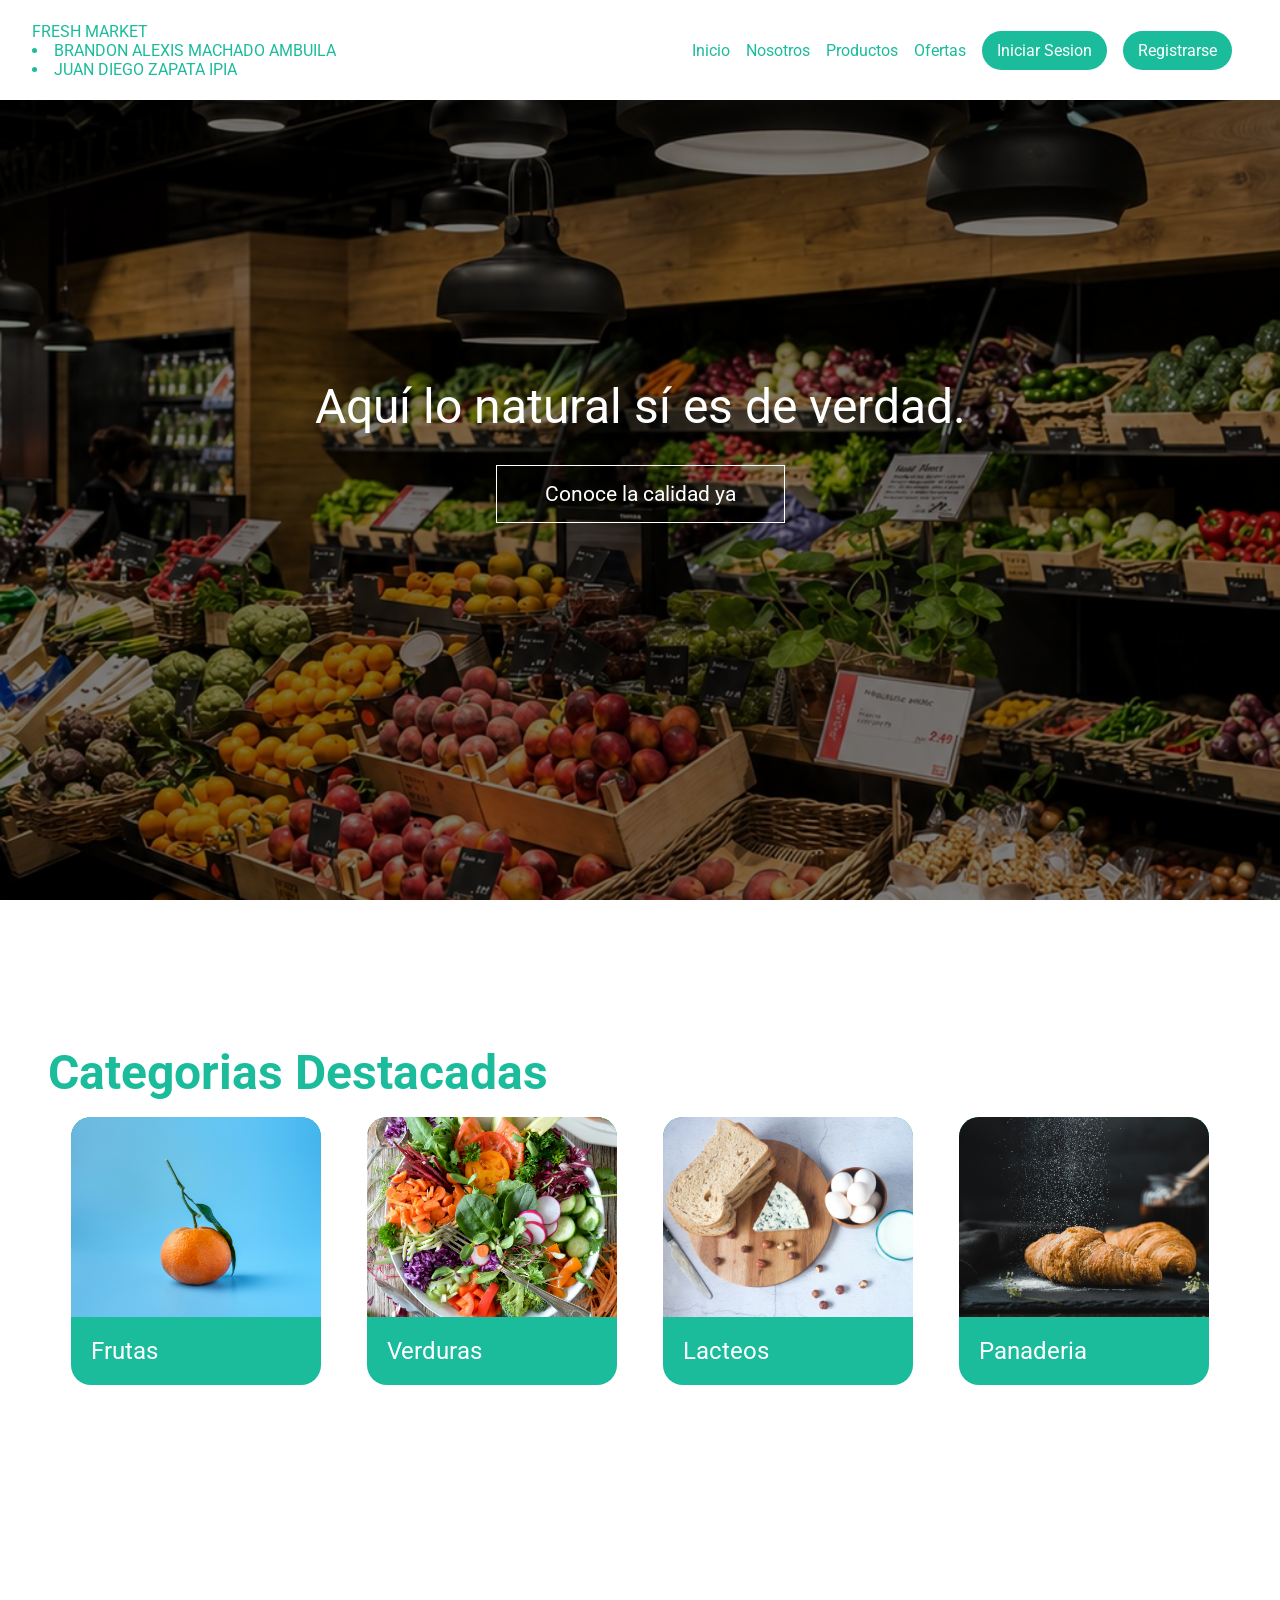
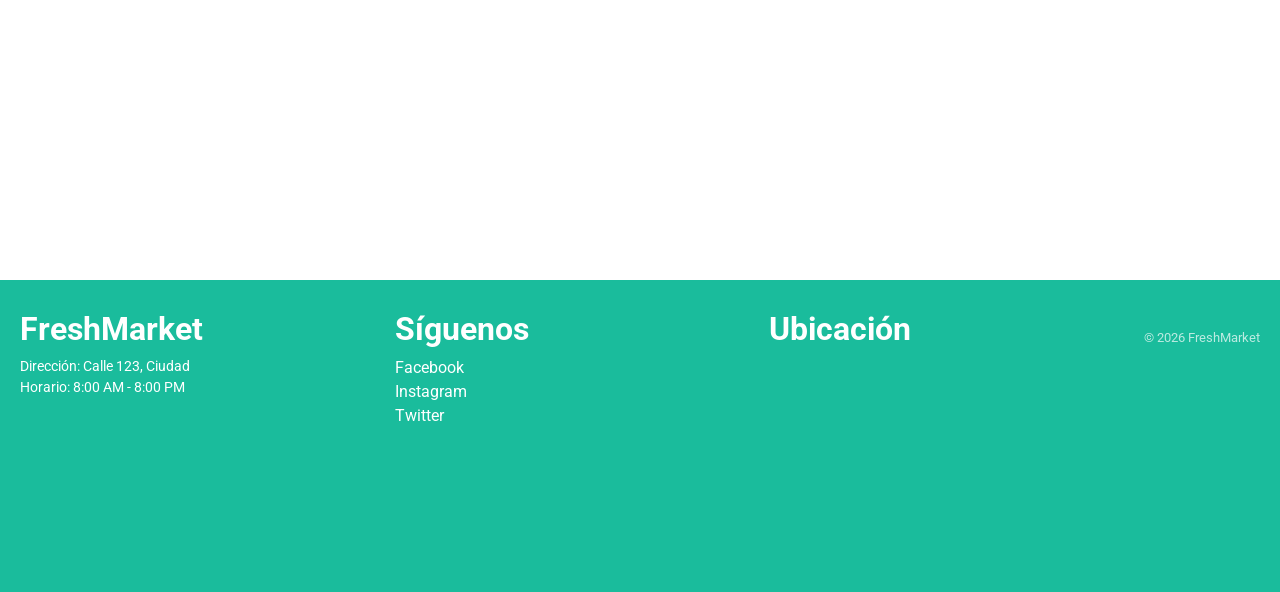
<file: index.html>
<!DOCTYPE html>
<html lang="en">

<head>
    <meta charset="UTF-8">
    <meta name="viewport" content="width=device-width, initial-scale=1.0">
    <title>Fresh Market - Inicio</title>
    <link rel="stylesheet" href="./css/general.css">
    <link rel="stylesheet" href="./css/layout.css">
    <link rel="stylesheet" href="./css/index.css">
</head>

<body>
    <nav class="nav">
        <a href="./index.html" class="nav-logo">
            Fresh Market
            <li>Brandon Alexis Machado Ambuila</li>
            <li>Juan Diego Zapata Ipia</li>
        </a>

        <ul class="nav-list">
            <li class="nav-item">
                <a href="/index.html" class="nav-link">Inicio</a>
            </li>
            <li class="nav-item">
                <a href="/paginas/nosotros.html" class="nav-link">Nosotros</a>
            </li>
            <li class="nav-item">
                <a href="/paginas/productos.html" class="nav-link">Productos</a>
            </li>
            <li class="nav-item">
                <a href="/paginas/ofertas.html" class="nav-link">Ofertas</a>
            </li>
            <ul class="nav-group">
                <li class="nav-item">
                    <a href="/paginas/login.html" id="botonInicio" class="nav-link">Iniciar Sesion</a>
                </li>
                <li class="nav-item">
                    <a href="/paginas/registro.html" id="botonRegistro" class="nav-link">Registrarse</a>
                </li>
                <li class="nav-item">
                    <span id="botonCerrarSesion" class="nav-link">Cerrar sesion</a>
                </li>
            </ul>
            <a href="/paginas/panel.html" class="perfil">
                <img src="/imagenes/perfil.jpg" alt="" class="perfil-imagen">
            </a>
        </ul>

    </nav>

    <header class="section hero">
        <img src="./imagenes/banner.jpeg" class="banner" alt="">
        <div class="hero-content">
            <span class="hero-title">Aquí lo natural sí es de verdad.</span>
            <a href="" class="hero-button">Conoce la calidad ya</a>
        </div>
    </header>

    <main class="contenedor">
        <section class="section categorias">
            <h2 class="titulo">Categorias Destacadas</h2>
            <div class="categorias-contenedor">
                <div class="categoria">
                    <figure class="categoria-imagen">
                        <img src="../imagenes/c1.jpg" alt="">
                    </figure>
                    <div class="categoria-contenido">
                        <span class="categoria-nombre">Frutas</span>
                    </div>
                </div>

                <div class="categoria">
                    <figure class="categoria-imagen">
                        <img src="../imagenes/c2.jpg" alt="">
                    </figure>
                    <div class="categoria-contenido">
                        <span class="categoria-nombre">Verduras</span>
                    </div>
                </div>

                <div class="categoria">
                    <figure class="categoria-imagen">
                        <img src="../imagenes/c3.jpg" alt="">
                    </figure>
                    <div class="categoria-contenido">
                        <span class="categoria-nombre">Lacteos</span>
                    </div>
                </div>

                <div class="categoria">
                    <figure class="categoria-imagen">
                        <img src="../imagenes/c4.jpg" alt="">
                    </figure>
                    <div class="categoria-contenido">
                        <span class="categoria-nombre">Panaderia</span>
                    </div>
                </div>
            </div>
        </section>

        <div href="" class="categoria categoria-flotante hidden">
            <figure class="categoria-imagen">
                <img src="../imagenes/c4.jpg" alt="">
            </figure>
            <div class="categoria-contenido">
                <span class="categoria-nombre">Panaderia</span>
                <span>Agotado</span>
            </div>
        </div>
    </main>


    <footer class="footer">
        <div class="footer__container">

            <!-- Info -->
            <div class="footer__section">
                <h3 class="footer__title">FreshMarket</h3>
                <p class="footer__text">Dirección: Calle 123, Ciudad</p>
                <p class="footer__text">Horario: 8:00 AM - 8:00 PM</p>
            </div>

            <!-- Redes -->
            <div class="footer__section">
                <h3 class="footer__title">Síguenos</h3>
                <a href="#" class="footer__link">Facebook</a>
                <a href="#" class="footer__link">Instagram</a>
                <a href="#" class="footer__link">Twitter</a>
            </div>

            <!-- Mapa -->
            <div class="footer__section">
                <h3 class="footer__title">Ubicación</h3>
                <iframe
                    src="https://www.google.com/maps/embed?pb=!1m18!1m12!1m3!1d127450.08091013388!2d-76.68156456954055!3d3.3952810604978363!2m3!1f0!2f0!3f0!3m2!1i1024!2i768!4f13.1!3m3!1m2!1s0x8e30a6f0cc4bb3f1%3A0x1f0fb5e952ae6168!2sCali%2C%20Valle%20del%20Cauca%2C%20Colombia!5e0!3m2!1ses-419!2sus!4v1777667071244!5m2!1ses-419!2sus"
                    width="400" height="200" style="border:0;" allowfullscreen="" loading="lazy"
                    referrerpolicy="no-referrer-when-downgrade"></iframe>
            </div>

            <p class="footer__copy">© 2026 FreshMarket</p>
    </footer>

    <script src="./js/index.js"></script>
    <script src="./js/app.js"></script>
</body>

</html>
</file>
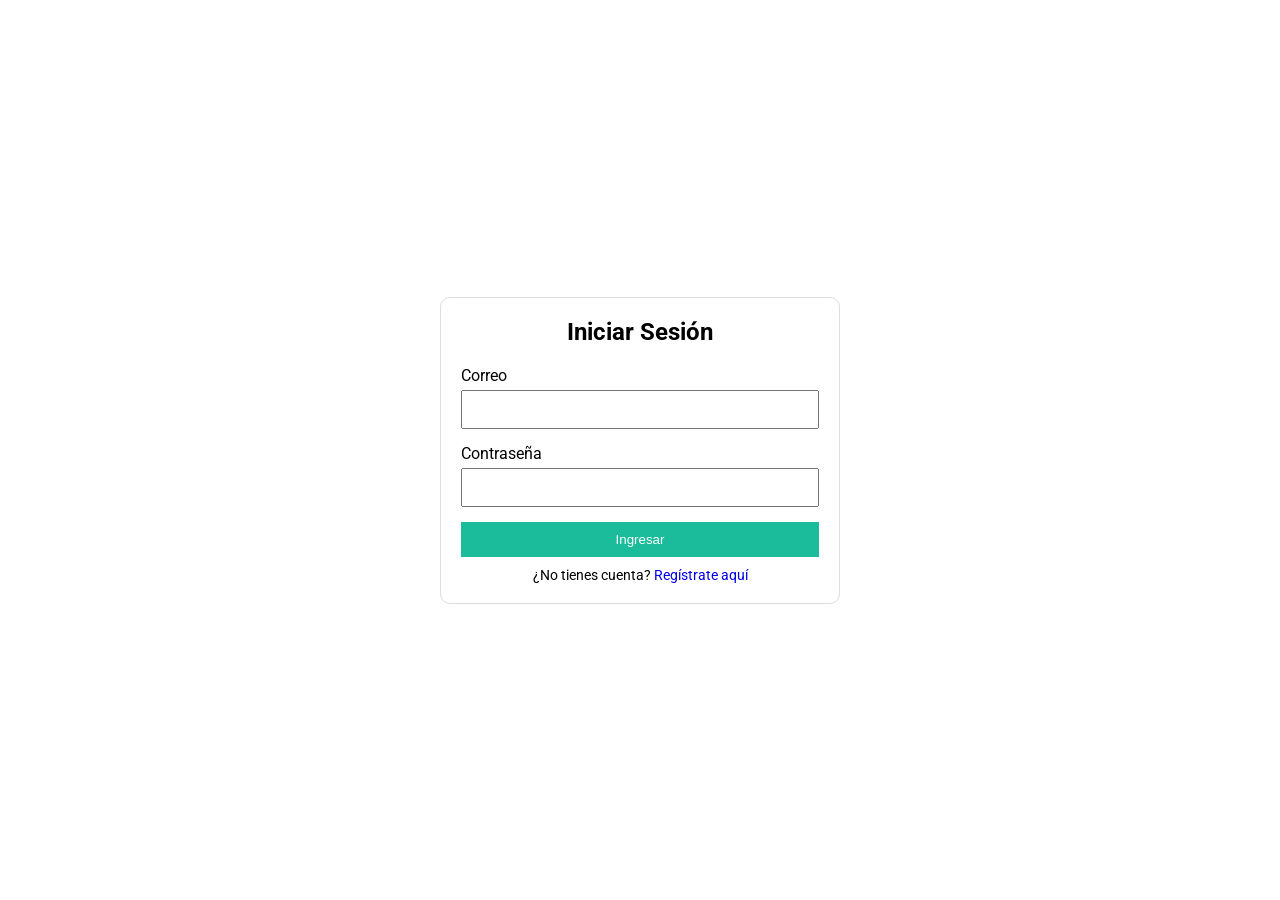
<file: paginas/login.html>
<!DOCTYPE html>
<html lang="es">

<head>
    <meta charset="UTF-8">
    <meta name="viewport" content="width=device-width, initial-scale=1.0">
    <title>Login - FreshMarket</title>

    <link rel="stylesheet" href="/css/general.css">
    <link rel="stylesheet" href="/css/login.css">
</head>

<body>

    <main class="login">
        <div class="login__container">

            <h2 class="login__title">Iniciar Sesión</h2>

            <form id="loginForm" class="login__form">

                <!-- Correo -->
                <div class="login__group">
                    <label class="login__label">Correo</label>
                    <input type="email" id="correo" class="login__input" required>
                </div>

                <!-- Contraseña -->
                <div class="login__group">
                    <label class="login__label">Contraseña</label>
                    <input type="password" id="password" class="login__input" required>
                </div>

                <!-- Error -->
                <p id="errorMsg" class="login__error"></p>

                <button type="submit" class="login__button">
                    Ingresar
                </button>

                <p class="login__register">
                    ¿No tienes cuenta?
                    <a href="/paginas/registro.html">Regístrate aquí</a>
                </p>

            </form>

        </div>
    </main>

    <script src="/js/app.js"></script>
    <script src="/js/login.js"></script>

</body>

</html>
</file>
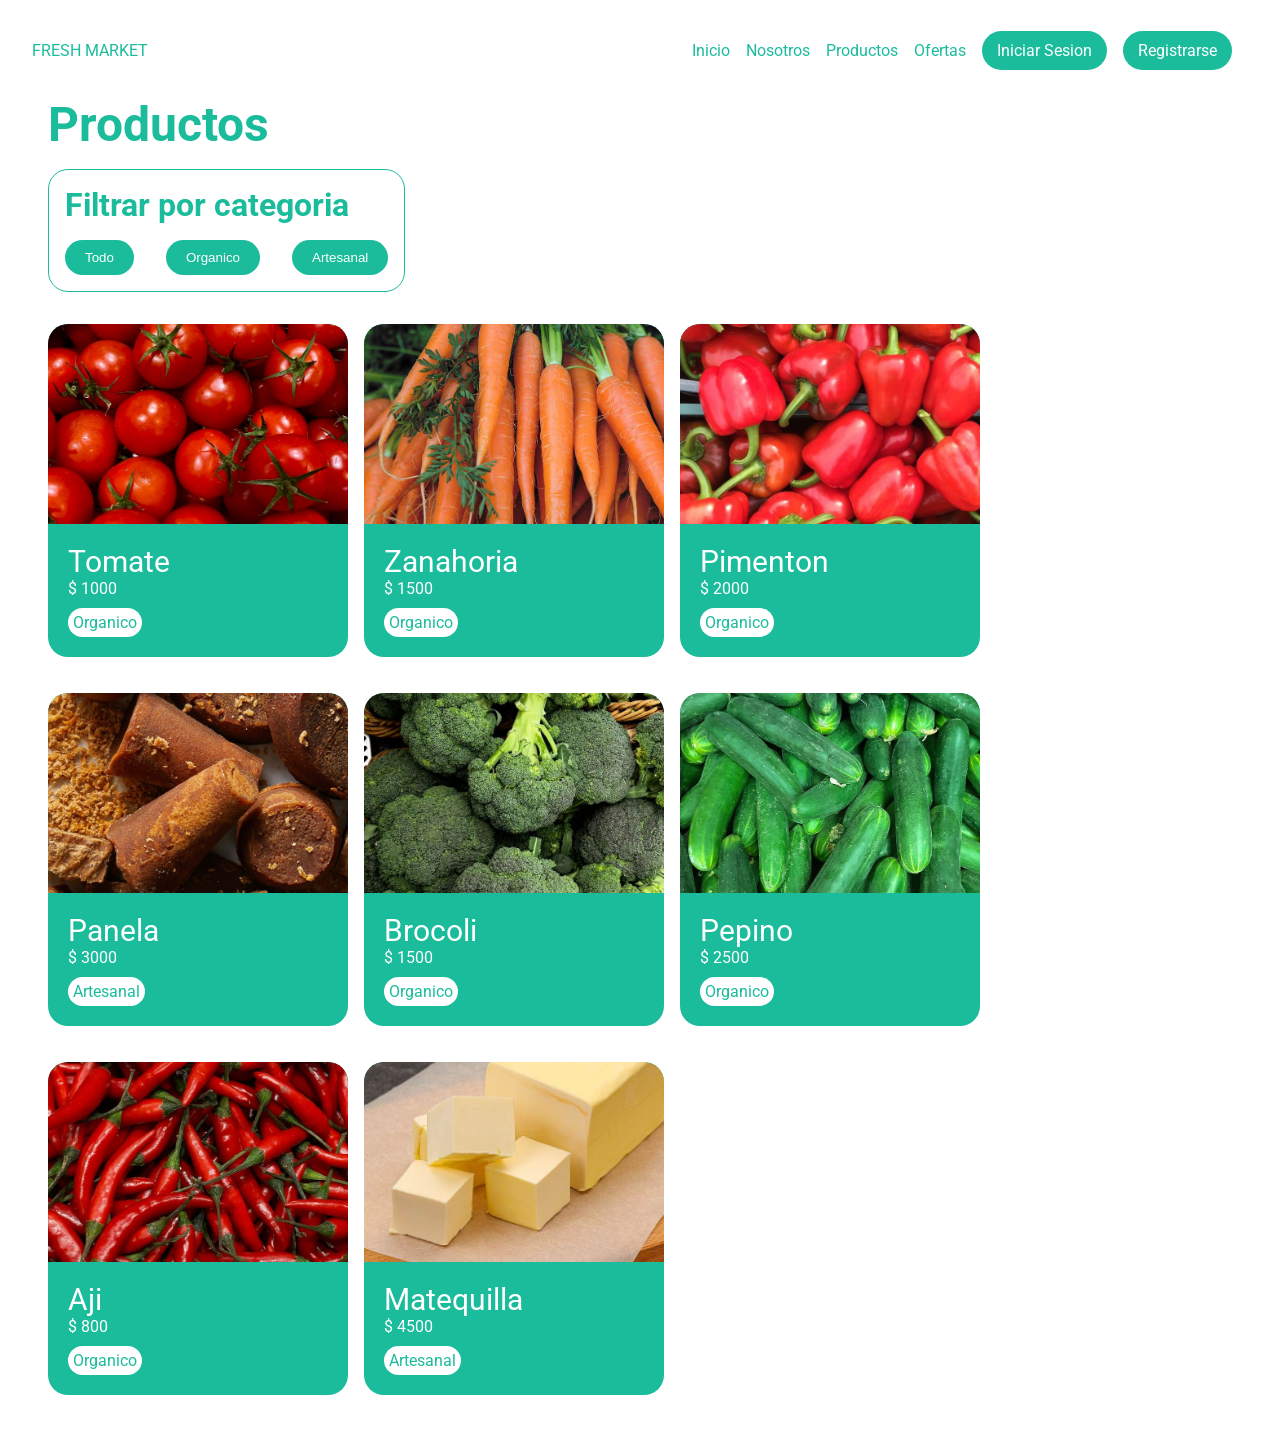
<file: paginas/productos.html>
<!DOCTYPE html>
<html lang="en">

<head>
    <meta charset="UTF-8">
    <meta name="viewport" content="width=device-width, initial-scale=1.0">
    <title>Fresh Market - Productos</title>
    <link rel="stylesheet" href="/css/general.css">
    <link rel="stylesheet" href="/css/productos.css">
    <link rel="stylesheet" href="/css/layout.css">

</head>

<body>
    <nav class="nav">
        <a href="./index.html" class="nav-logo">Fresh Market</a>

        <ul class="nav-list">
            <li class="nav-item">
                <a href="/index.html" class="nav-link">Inicio</a>
            </li>
            <li class="nav-item">
                <a href="/paginas/nosotros.html" class="nav-link">Nosotros</a>
            </li>
            <li class="nav-item">
                <a href="/paginas/productos.html" class="nav-link">Productos</a>
            </li>
            <li class="nav-item">
                <a href="/paginas/ofertas.html" class="nav-link">Ofertas</a>
            </li>
            <ul class="nav-group">
                <li class="nav-item">
                    <a href="/paginas/login.html" id="botonInicio" class="nav-link">Iniciar Sesion</a>
                </li>
                <li class="nav-item">
                    <a href="/paginas/registro.html" id="botonRegistro" class="nav-link">Registrarse</a>
                </li>
                <li class="nav-item">
                    <span id="botonCerrarSesion" class="nav-link">Cerrar sesion</a>
                </li>
            </ul>
            <a href="/paginas/panel.html" class="perfil">
                <img src="/imagenes/perfil.jpg" alt="" class="perfil-imagen">
            </a>
        </ul>

    </nav>
    <main class="contenedor">
        <h2 class="titulo">Productos</h2>

        <div class="botones">
            <h2 class="subtitulo">Filtrar por categoria</h2>
            <div class="botones-contenido">
                <button class="boton" id="botonTodo">Todo</button>
                <button class="boton" id="botonOrganico">Organico</button>
                <button class="boton" id="botonArtesanal">Artesanal</button>
            </div>
        </div>

        <div class="tarjetas">

        </div>
    </main>
    <script src="/js/app.js"></script>

    <script src="/js/productos.js"></script>
</body>

</html>
</file>
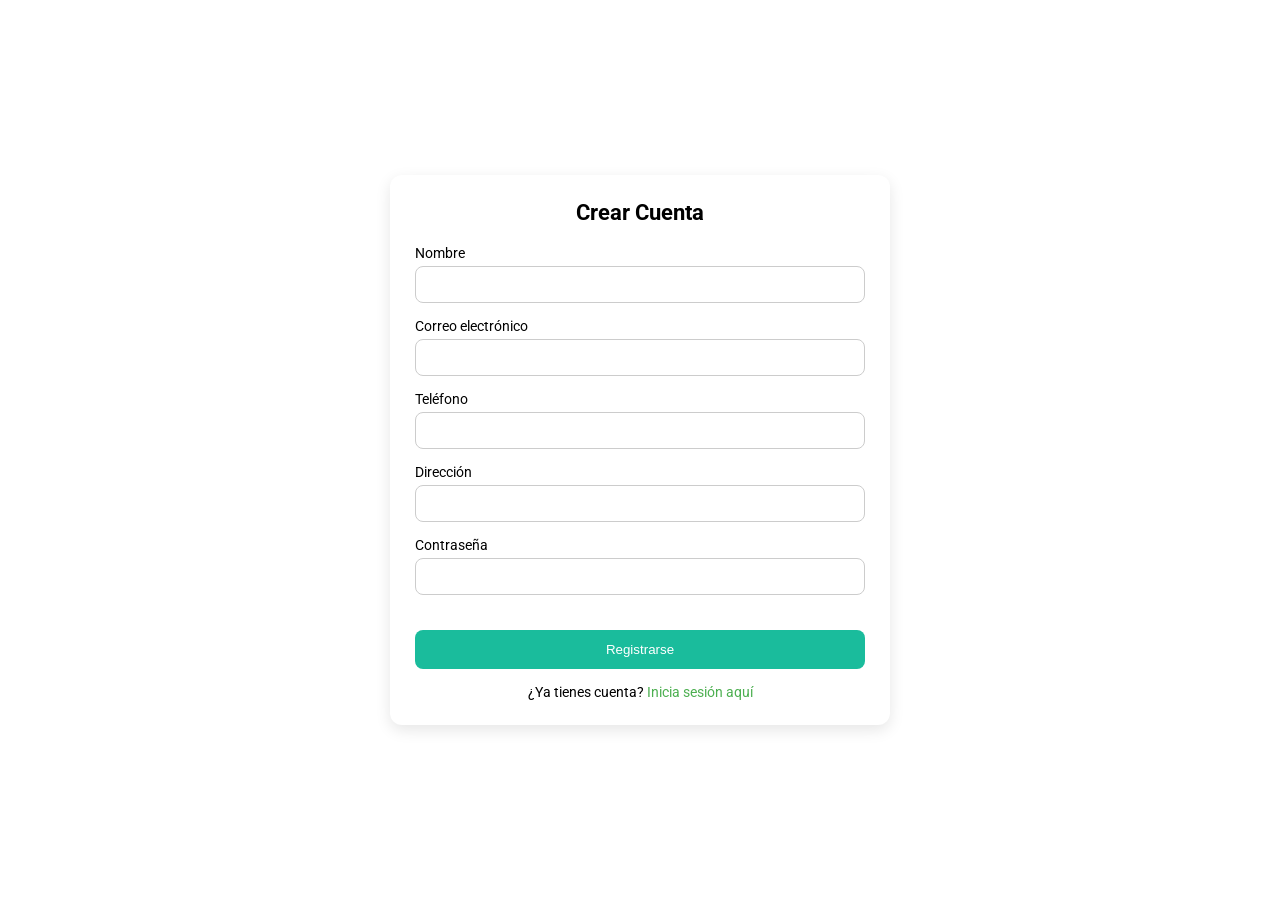
<file: paginas/registro.html>
<!DOCTYPE html>
<html lang="es">

<head>
    <meta charset="UTF-8">
    <meta name="viewport" content="width=device-width, initial-scale=1.0">
    <title>Registro - FreshMarket</title>

    <link rel="stylesheet" href="/css/general.css">
    <link rel="stylesheet" href="/css/registro.css">
</head>

<body>

    <main class="registro">

        <div class="registro__container">

            <h2 class="registro__title">Crear Cuenta</h2>

            <form id="registroForm" class="registro__form">

                <!-- Nombre -->
                <div class="registro__group">
                    <label class="registro__label">Nombre</label>
                    <input type="text" id="nombre" class="registro__input" required>
                </div>

                <!-- Correo -->
                <div class="registro__group">
                    <label class="registro__label">Correo electrónico</label>
                    <input type="email" id="correo" class="registro__input" required>
                </div>

                <!-- Teléfono -->
                <div class="registro__group">
                    <label class="registro__label">Teléfono</label>
                    <input type="text" id="telefono" class="registro__input" required>
                </div>

                <!-- Dirección -->
                <div class="registro__group">
                    <label class="registro__label">Dirección</label>
                    <input type="text" id="direccion" class="registro__input" required>
                </div>

                <!-- Contraseña -->
                <div class="registro__group">
                    <label class="registro__label">Contraseña</label>
                    <input type="password" id="password" class="registro__input" required>
                </div>

                <!-- Error -->
                <p id="errorMsg" class="registro__error"></p>

                <button type="submit" class="registro__button">
                    Registrarse
                </button>

                <p class="registro__login">
                    ¿Ya tienes cuenta?
                    <a href="/paginas/login.html">Inicia sesión aquí</a>
                </p>

            </form>

        </div>

    </main>

    <script src="/js/app.js"></script>
    <script src="/js/registro.js"></script>

</body>

</html>
</file>
<file: css/general.css>
@import url("https://fonts.googleapis.com/css2?family=Roboto:ital,wght@0,100..900;1,100..900&display=swap");

:root {
  --bg-primary: #1abc9c;
  --bg-secondary: #16a085;
  --color-primary: #fff;
  --color-secondary: #1a1a1a;
}

* {
  margin: 0;
  padding: 0;
  box-sizing: border-box;
}

::before,
::after {
  box-sizing: inherit;
}

body {
  width: 100%;
  min-height: 100vh;
  font-family: "Roboto", sans-serif;
  position: relative;
}

.contenedor {
  width: 100%;
  min-height: 100vh;
  padding: 1rem 3rem;
  overflow: hidden;
  margin-top: 5rem;
}

.titulo {
  font-size: 3rem;
  color: var(--bg-primary);
  margin-bottom: 1rem;
}

.subtitulo {
  font-size: 2rem;
  color: var(--bg-primary);
  margin-bottom: 1rem;
}

.section {
  min-height: 50vh;
  margin-top: 3rem;
  position: relative;
}

a {
  text-decoration: none;
  color: var;
}
</file>
<file: css/layout.css>
.footer {
  background-color: var(--bg-primary);
  color: var(--color-primary);
  padding: 30px 20px;
}

.footer__container {
  display: flex;
  justify-content: space-between;
  flex-wrap: wrap;
  gap: 20px;
}

.footer__section {
  flex: 1;
  min-width: 220px;
}

.footer__title {
  font-size: 2rem;
  margin-bottom: 10px;
}

.footer__text {
  font-size: 14px;
  margin-bottom: 5px;
}

.footer__link {
  display: block;
  color: var(--color-primary);
  text-decoration: none;
  margin-bottom: 5px;
}

.footer__link:hover {
  text-decoration: underline;
}

.footer__map {
  width: 100%;
  height: 150px;
  border: none;
  border-radius: 8px;
}

.footer__copy {
  text-align: center;
  margin-top: 20px;
  font-size: 13px;
  opacity: 0.7;
}

.nav {
  display: flex;
  justify-content: space-between;
  align-items: center;
  width: 100%;
  height: 50px;
  background-color: #fff;
  position: fixed;
  top: 0;
  left: 0;
  padding: 50px 2rem;
  z-index: 40;
}

.nav-logo {
  font-size: 1rem;
  color: var(--bg-primary);
  text-transform: uppercase;
}

.nav-list,
.nav-group {
  display: flex;
  justify-content: center;
  align-items: center;
  gap: 1rem;
  list-style: none;
}

.nav-group #botonInicio.hidden,
.nav-group #botonRegistro.hidden,
.nav-group #botonCerrarSesion.hidden {
  display: none;
}

.nav-list .nav-item .nav-link {
  color: var(--bg-primary);
  cursor: pointer;
  display: inline-block;
}

.nav-list .nav-item .nav-link:hover {
  transform: scale(1.1);
}

.nav-group .nav-item .nav-link {
  padding: 10px 15px;
  background-color: var(--bg-primary);
  color: var(--color-primary);
  border-radius: 20px;
}

.nav-group .nav-item .nav-link:hover {
  background-color: var(--bg-secondary);
}

.nav-group #botonCerrarSesion {
  background-color: red;
}

.perfil {
  display: block;
  width: 50px;
  height: 50px;
  border-radius: 50%;
  background-color: red;
  overflow: hidden;
}

.perfil img {
  width: 100%;
  height: 100%;
  object-fit: cover;
}

.perfil.hidden {
  display: none;
}

/* 📱 MOBILE */
@media (max-width: 576px) {
  .nav {
    flex-wrap: wrap;
    padding: 1rem;
  }

  .nav-toggle {
    display: block;
  }

  .nav-list,
  .nav-group {
    width: 100%;
    flex-direction: column;
    display: none;
  }

  .nav-list.active,
  .nav-group.active {
    display: flex;
  }

  .perfil {
    margin: 10px auto;
  }
}

@media (min-width: 576px) and (max-width: 992px) {
  .nav {
    padding: 1rem 1.5rem;
  }

  .nav-list {
    gap: 0.5rem;
  }

  .nav-group .nav-link {
    padding: 8px 10px;
  }
}

@media (min-width: 992px) {
  .nav-list,
  .nav-group {
    display: flex !important;
  }
}
</file>
<file: css/index.css>
.section.hero {
  position: relative;
  height: 100vh;
  display: flex;
  justify-content: center;
  align-items: center;
  overflow: hidden;
  margin: 0;
}

.banner {
  position: absolute;
  top: 0;
  left: 0;
  width: 100%;
  height: 100%;
  object-fit: cover;
  z-index: -2;
}

.section.hero::before {
  content: "";
  position: absolute;
  top: 0;
  left: 0;
  width: 100%;
  height: 100%;
  background: rgba(0, 0, 0, 0.5);
  z-index: -1;
}

/* Texto */
.hero-content {
  color: white;
  text-align: center;
  z-index: 1;
  display: flex;
  justify-content: center;
  align-items: center;
  flex-direction: column;
}

.hero-title {
  font-size: 3rem;
}

.hero-button {
  padding: 1rem 3rem;
  font-size: 1.3rem;
  border: 1px solid var(--color-primary);
  color: var(--color-primary);
  margin-top: 30px;
  transition: 0.3s linear;
}

.hero-button:hover {
  background-color: var(--color-primary);
  color: var(--bg-primary);
  transition: 0s;
}

.categorias {
  gap: 2rem;
}

.categorias-contenedor {
  display: flex;
  justify-content: space-around;
  align-content: center;
  flex-wrap: wrap;
}

.categoria {
  width: 250px;
  position: relative;
  display: flex;
  flex-direction: column;
  background-color: var(--bg-primary);
  margin-bottom: 20px;
  box-shadow: 0 0 rgba(46, 252, 231, 0.5);
  border-radius: 20px;
  color: var(--color-primary);
  transition: 0.3s cubic-bezier(0.19, 1, 0.22, 1);
}

.categoria-flotante {
  position: fixed;
  top: 50%;
  left: 50%;
  transform: translate(-50%, -50%);
  z-index: 100;
}

.categoria-flotante.hidden {
  display: none;
}

.categoria-flotante::after {
  content: "";
  position: fixed;
  top: 0;
  left: 0;
  width: 200vw;
  height: 200vh;
  transform: translate(-50%, -50%);
  z-index: -1;
  background-color: rgba(0, 0, 0, 0.5);
}

.categoria:hover {
  transform: scale(1.15);
  cursor: pointer;
}

.categoria.categoria-flotante:hover {
  transform: translate(-50%, -50%) scale(1);
  z-index: 49;
}

.categoria.categoria-flotante.hidden {
  display: none;
}

.categoria-imagen {
  width: 100%;
  height: 200px;
  border-radius: 20px 20px 0 0;
  position: relative;
  overflow: hidden;
}

.categoria-imagen img {
  width: 100%;
  height: 100%;
  object-fit: cover;
}

.categoria-contenido {
  padding: 20px;
  display: flex;
  flex-direction: column;
}

.categoria-nombre {
  font-size: 1.5rem;
}

.categoria-rol {
  background-color: var(--bg-secondary);
  border-radius: 10px;
  width: fit-content;
  padding: 8px;
  font-size: 0.9rem;
}
</file>
<file: css/login.css>
.login {
  display: flex;
  justify-content: center;
  align-items: center;
  min-height: 100vh;
  background-color: #fff;
}

.login__container {
  width: 100%;
  max-width: 400px;
  padding: 20px;
  border: 1px solid #ddd;
  border-radius: 10px;
  background-color: #fff;
}

.login__title {
  text-align: center;
  margin-bottom: 20px;
}

.login__group {
  margin-bottom: 15px;
}

.login__label {
  display: block;
  margin-bottom: 5px;
}

.login__input {
  width: 100%;
  padding: 10px;
}

.login__button {
  width: 100%;
  padding: 10px;
  background: var(--bg-primary);
  color: white;
  border: none;
  cursor: pointer;
}

.login__button:hover {
  background-color: var(--bg-secondary);
}

.login__error {
  color: red;
  font-size: 14px;
  margin-bottom: 10px;
}

.login__register {
  margin-top: 10px;
  font-size: 14px;
  text-align: center;
}
</file>
<file: css/productos.css>
.tarjetas {
  width: 100%;
  display: flex;
  justify-content: start;
  align-items: center;
  flex-wrap: wrap;
  gap: 1rem;
}

.tarjeta {
  width: 300px;
  position: relative;
  display: flex;
  flex-direction: column;
  background-color: var(--bg-primary);
  margin-bottom: 20px;
  box-shadow: 0 0 rgba(0, 0, 0, 0.5);
  border-radius: 20px;
  color: var(--color-primary);
  transition: 0.3s ease-in;
  animation: show 0.5s cubic-bezier(0.075, 0.82, 0.165, 1);
}

.tarjeta:hover {
  transform: translateY(-20px);
}

@keyframes show {
  0% {
    opacity: 0;
    transform: translateY(20px) scale(0);
  }

  100% {
    opacity: 1;
    transform: translateY(0) scale(1);
  }
}

.tarjeta-imagen {
  width: inherit;
  height: 200px;
  border-radius: 20px 20px 0 0;
  overflow: hidden;
}

.tarjeta-imagen img {
  width: 100%;
  height: 100%;
  object-fit: cover;
}

.tarjeta-contenido {
  padding: 20px;
  display: flex;
  flex-direction: column;
}

.tarjeta-nombre {
  font-size: 30px;
}

.tarjeta-categoria {
  padding: 5px;
  background-color: var(--color-primary);
  width: fit-content;
  border-radius: 20px;
  color: var(--bg-primary);
  margin-top: 10px;
}

.botones {
  display: flex;
  justify-content: center;
  align-items: start;
  flex-direction: column;
  margin-bottom: 2rem;
  border: 1px solid var(--bg-primary);
  padding: 1rem;
  border-radius: 20px;
  flex-wrap: wrap;
  width: fit-content;
}

.botones-contenido {
  display: flex;
  justify-content: center;
  align-items: center;
  gap: 2rem;
  flex-wrap: wrap;
}

.boton {
  padding: 10px 20px;
  border-radius: 20px;
  border-style: none;
  background-color: var(--bg-primary);
  color: var(--color-primary);
  transition: 0.2s ease-in;
}

.boton:hover {
  background-color: var(--bg-secondary);
  cursor: pointer;
  transform: scale(1.1);
}
</file>
<file: css/registro.css>
.registro {
  display: flex;
  justify-content: center;
  align-items: center;
  min-height: 100vh;
  background: #fff;
}

.registro__container {
  width: 100%;
  max-width: 500px;
  background: #fff;
  padding: 25px;
  border-radius: 12px;
  box-shadow: 0 5px 15px rgba(0, 0, 0, 0.1);
}

.registro__title {
  text-align: center;
  margin-bottom: 20px;
  font-size: 22px;
}

.registro__form {
  display: flex;
  flex-direction: column;
}

.registro__group {
  margin-bottom: 15px;
}

.registro__label {
  display: block;
  margin-bottom: 5px;
  font-size: 14px;
}

.registro__input {
  width: 100%;
  padding: 10px;
  border: 1px solid #ccc;
  border-radius: 8px;
  outline: none;
  transition: 0.2s;
}

.registro__input:focus {
  border-color: var(--bg-primary);
  box-shadow: 0 0 5px rgba(76, 175, 80, 0.3);
}

.registro__button {
  margin-top: 10px;
  padding: 12px;
  background: var(--bg-primary);
  color: white;
  border: none;
  border-radius: 8px;
  cursor: pointer;
  transition: 0.3s;
}

.registro__button:hover {
  background: var(--bg-secondary);
}

.registro__error {
  color: red;
  font-size: 13px;
  margin-bottom: 10px;
}

.registro__login {
  margin-top: 15px;
  text-align: center;
  font-size: 14px;
}

.registro__login a {
  color: #4caf50;
  text-decoration: none;
}

.registro__login a:hover {
  text-decoration: underline;
}

/* Tablet */
@media (max-width: 992px) {
  .registro__container {
    max-width: 400px;
  }
}

/* Móvil */
@media (max-width: 576px) {
  .registro {
    padding: 15px;
  }

  .registro__container {
    padding: 20px;
  }

  .registro__title {
    font-size: 20px;
  }
}
</file>
